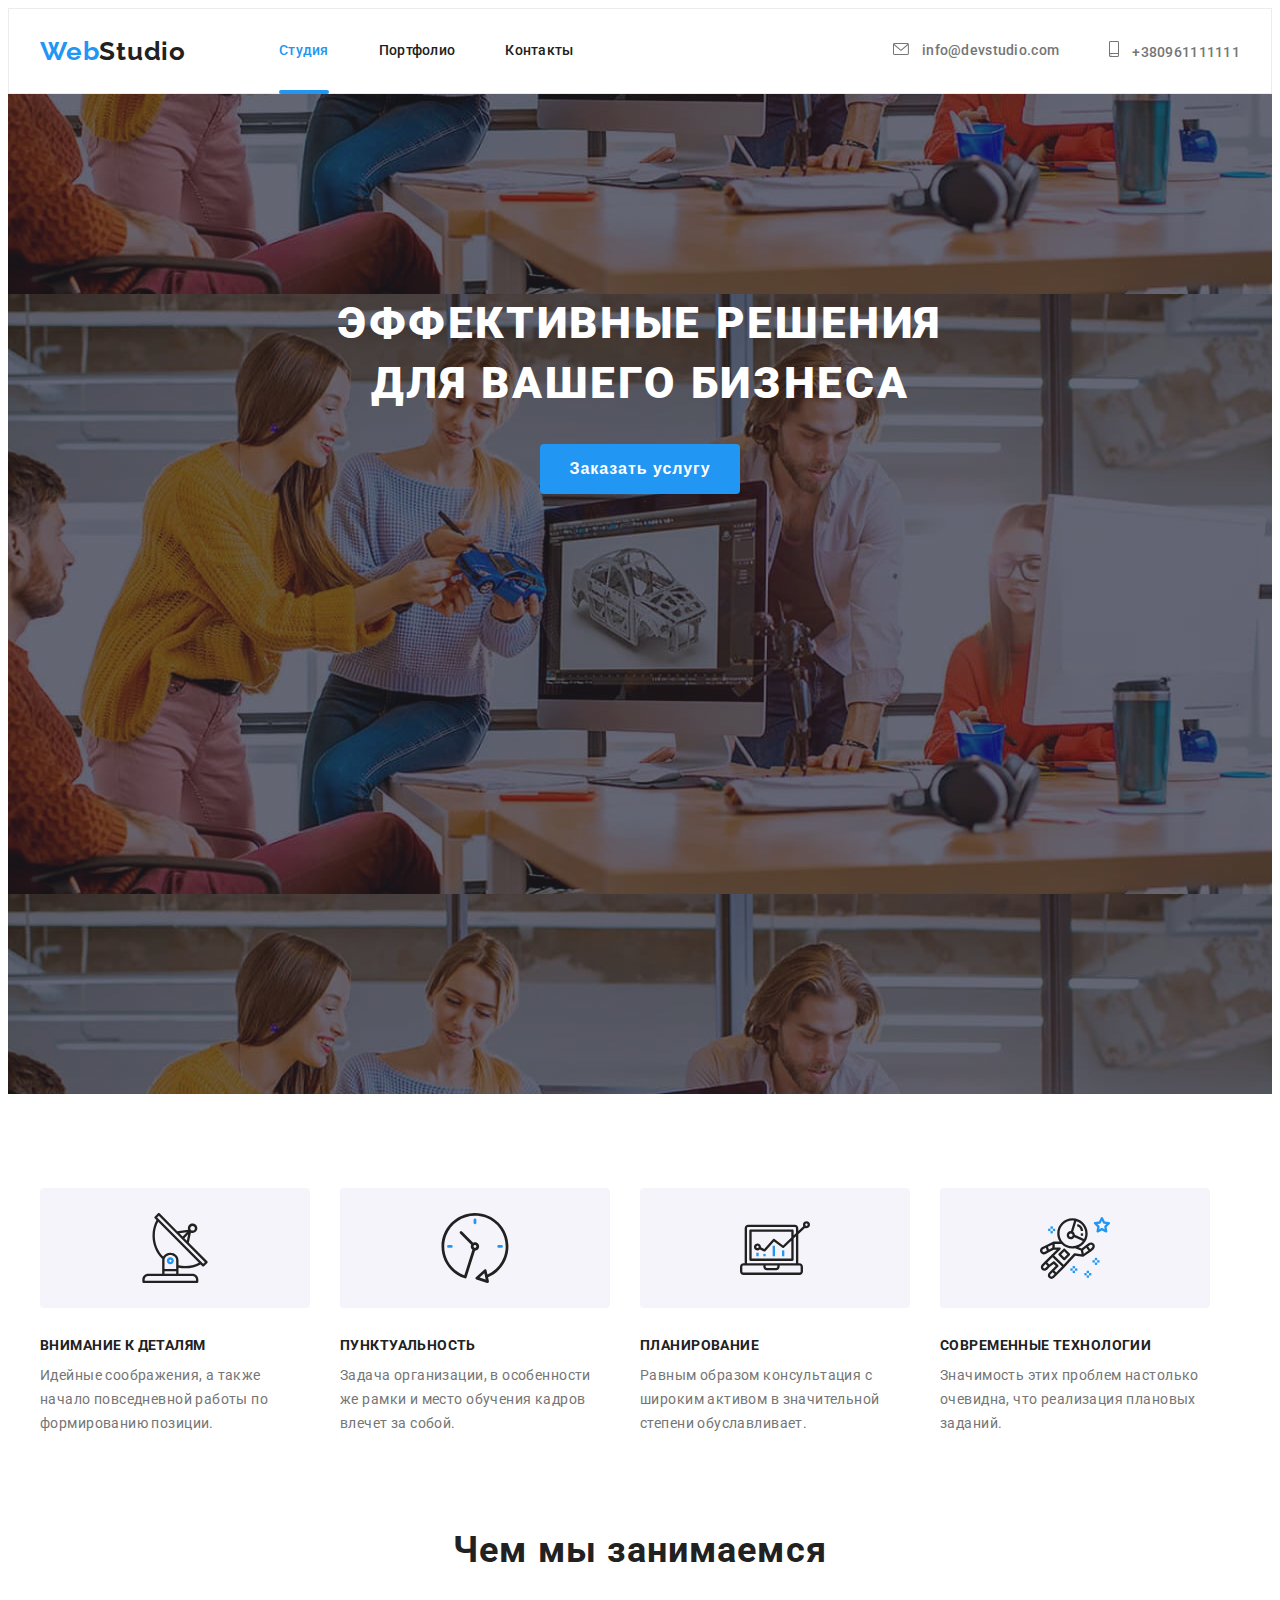
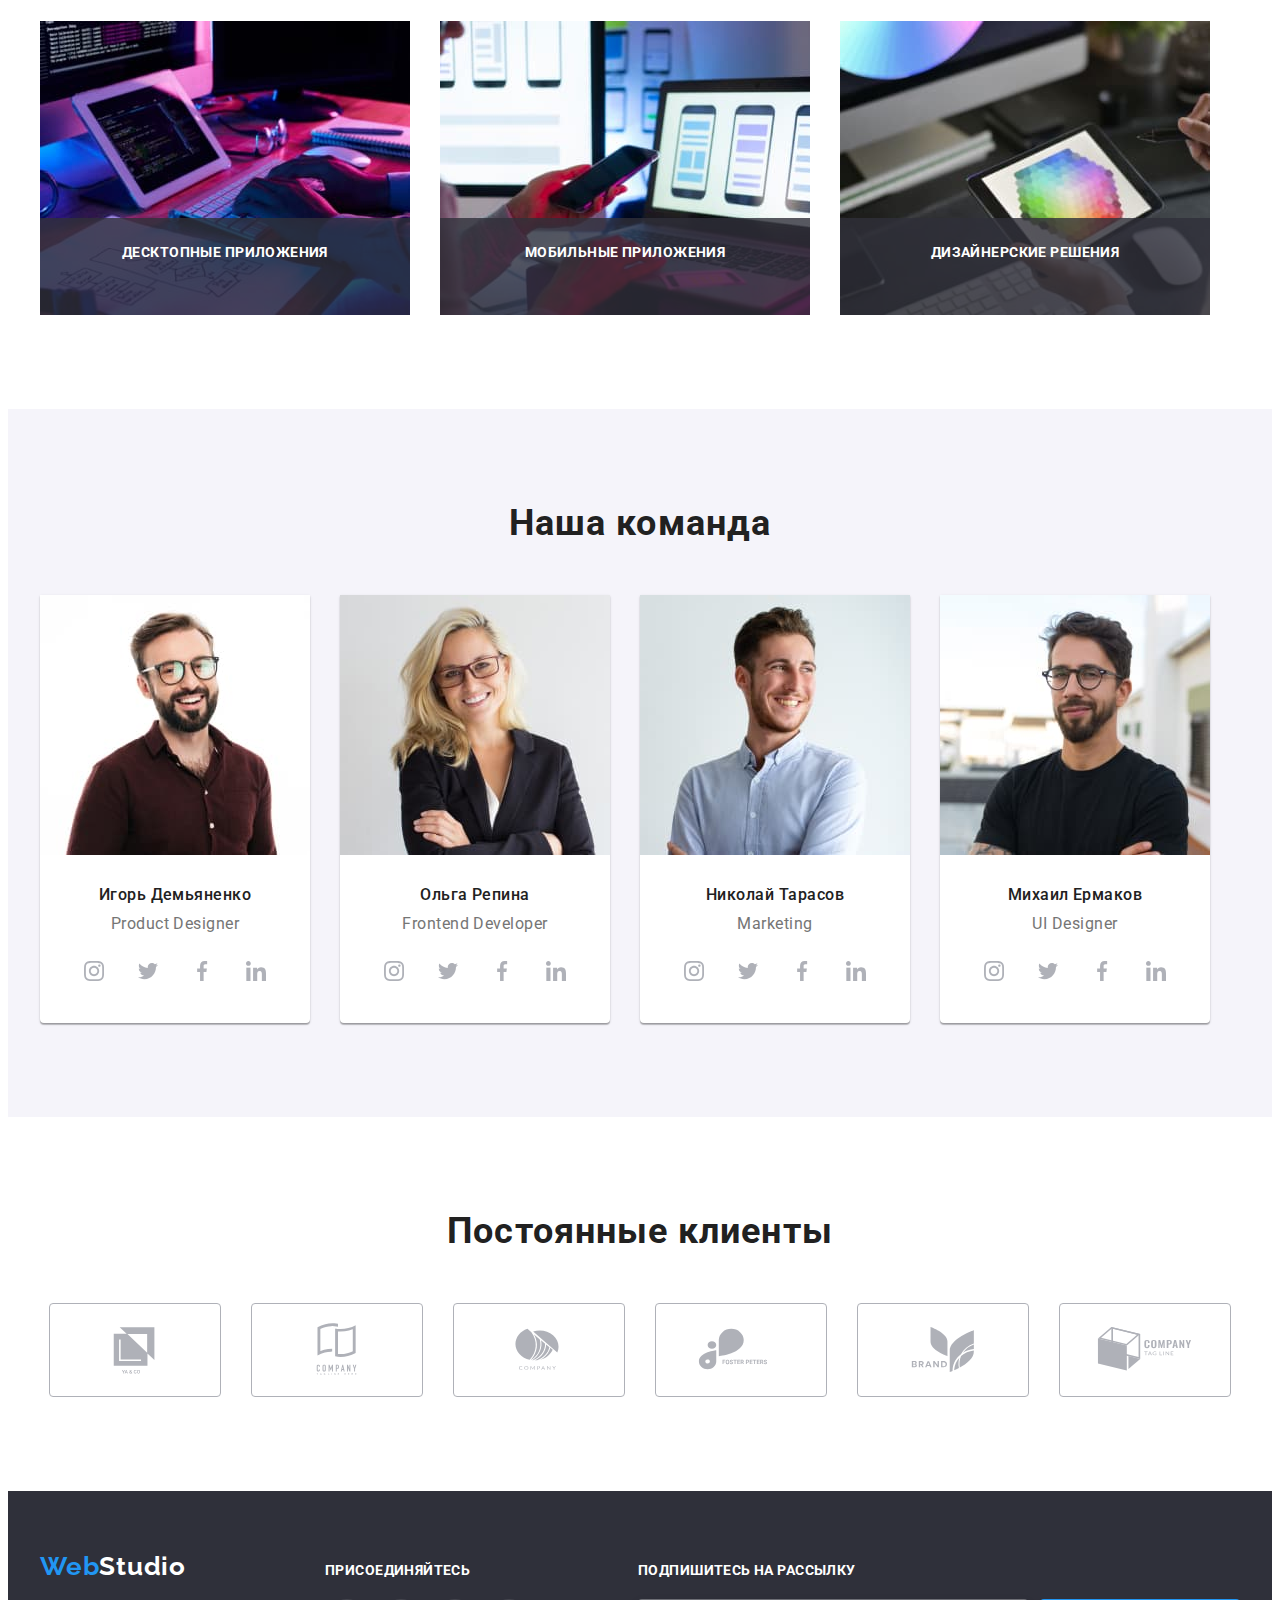
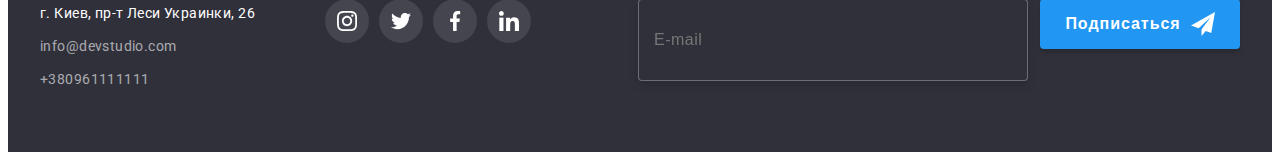
<file: index.html>
<!DOCTYPE html>
<html lang="ru">
<head>
    <meta charset="UTF-8">
    <meta http-equiv="X-UA-Compatible" content="IE=edge">
    <meta name="viewport" content="width=device-width, initial-scale=1.0">
    <title>Студия</title>
    <link rel="preconnect" href="https://fonts.googleapis.com">
    <link rel="preconnect" href="https://fonts.gstatic.com" crossorigin>
    <link href="https://fonts.googleapis.com/css2?family=Raleway:wght@700&family=Roboto:wght@400;500;700;900&display=swap" rel="stylesheet">
    <link rel="stylesheet" href="https://cdnjs.cloudflare.com/ajax/libs/modern-normalize/1.1.0/modern-normalize.min.css" integrity="sha512-wpPYUAdjBVSE4KJnH1VR1HeZfpl1ub8YT/NKx4PuQ5NmX2tKuGu6U/JRp5y+Y8XG2tV+wKQpNHVUX03MfMFn9Q==" crossorigin="anonymous" referrerpolicy="no-referrer" />
    <link rel="stylesheet" href="./css/styles.css"/>
</head>
<body>
    <header class="page-header">
      <div class="container header-nav">
        <nav class="nav-logo">
            <a class="logo" href="./index.html" >Web<span class="logo-second">Studio</span></a>

            <ul class="site-nav list">
              <li class="item"><a class="link current" href="./index.html" >Студия</a></li>
              <li class="item"><a class="link" href="./portfolio.html" >Портфолио</a></li>
              <li class="item"><a class="link" href="" >Контакты</a></li>
            </ul>
        </nav>

        <ul class="auth-nav list">
          <li class="item">
          
            <a class="link" href="mailto:info@devstudio.com">

              <svg class="icon" width="16" height="12">
                <use href="./images/icons.svg#envelope"></use>
                </svg>
              info@devstudio.com

            </a>
          </li>
          <li class="item">
            <a class="link" href="tel:+380961111111">
            <svg class="icon" width="10" height="16">
              <use href="./images/icons.svg#smartphone"></use>
            </svg>
            +380961111111</a></li>
        </ul>
      </div>
    </header>

    <main>
        <section class="hero">
          <div class="container">
            <h1 class="hero-title">Эффективные решения<br/> для вашего бизнеса</h1>
            <button data-modal-open class="button-primary" type="button">Заказать услугу</button>
          </div>
        </section>
    
    <section class="section feature">
      <div class="container">
        <h2 class="section-title visually-hidden">Особенности</h2>
        <ul class="feature-list list">
            <li class="item">
                 <div class="link-feature">
                <svg class="icon-feature" width="70" height="70">
                <use href="./images/icons.svg#antenna"></use>
                </svg></div>
                <h3 class="title">Внимание к деталям</h3>
                <p class="text">Идейные соображения, а также начало повседневной работы по формированию позиции.</p>
            </li>
            <li class="item">
              <div class="link-feature">
              <svg class="icon-feature" width="70" height="70">
                <use href="./images/icons.svg#clock"></use>
              </svg></div>
                <h3 class="title">Пунктуальность</h3>
                <p class="text">Задача организации, в особенности же рамки и место обучения кадров влечет за собой.</p>
            </li>
            <li class="item">
              <div class="link-feature">
                <svg class="icon-feature" width="70" height="70">
                  <use href="./images/icons.svg#diagram"></use>
                </svg></div>
                <h3 class="title">Планирование</h3>
                <p class="text">Равным образом консультация с широким активом в значительной степени обуславливает.</p>
            </li>
            <li class="item">
              <div class="link-feature">
                <svg class="icon-feature" width="70" height="70">
                  <use href="./images/icons.svg#astronaut"></use>
                </svg></div>
                <h3 class="title">Современные технологии</h3>
                <p class="text">Значимость этих проблем настолько очевидна, что реализация плановых заданий.</p>
            </li>
        </ul>
      </div>
    </section>

    <section class="section">
      <div class="container">
        <h2 class="section-title">Чем мы занимаемся</h2>
        <ul class="work-list list">

          <li class="item">
            <div class="work-thumb">
            <img src="./images/img(1).jpg" alt="компьютер" width="370"/>
          <h3 class="work-title">Десктопные приложения</h3>
            </div>
          </li>

          <li class="item">
            <div class="work-thumb">
            <img src="./images/img(2).jpg" alt="телефон" width="370"/>
              <h3 class="work-title">Мобильные приложения</h3>
                </div>
          </li>

          <li class="item">
            <div class="work-thumb">
            <img src="./images/img(3).jpg" alt="планшет" width="370"/>
              <h3 class="work-title">Дизайнерские решения</h3>
                </div>
          </li>

        </ul> 
      </div>
    </section>

    <section class="section-command">
      <div class="container">
        <h2 class="section-title">Наша команда</h2>
        <ul class="command-list list">
          <li class="item">
              <img src="./images/img(4).jpg" alt="Игорь дизайнер" width="270"/>
              <div class="command-card">
              <h3 class="title">Игорь Демьяненко</h3>
              <p class="command-text">Product Designer</p>
              
                <ul class="command-social-list list">
                  <li class="command-item">
                    <a class="command-link" href="">
                    <svg class="icone-command" width="20" height="20">
                      <use href="./images/icons.svg#instagram"></use>
                    </svg></a>
                   </li>

                   <li class="command-item">
                    <a class="command-link" href="">
                    <svg class="icone-command" width="20" height="20">
                      <use href="./images/icons.svg#twitter"></use>
                    </svg></a>
                   </li>
                
                  <li class="command-item">
                    <a class="command-link" href="">
                    <svg class="icone-command" width="20" height="20">
                      <use href="./images/icons.svg#facebook"></use>
                    </svg></a>
                  </li>
                
                  <li class="command-item">
                    <a class="command-link" href="">
                    <svg class="icone-command" width="20" height="20">
                    <use href="./images/icons.svg#linkedin"></use>
                  </svg></a>
                  </li>
                </ul>
              </div>
          </li>

          <li class="item">
              <img src="./images/img(5).jpg" alt="Ольга фронтэнд" width="270"/>
              <div class="command-card">
              <h3 class="title">Ольга Репина</h3>
              <p class="command-text">Frontend Developer</p>
              <ul class="command-social-list list">
                <li class="command-item">
                  <a class="command-link" href="">
                  <svg class="icone-command" width="20" height="20">
                    <use href="./images/icons.svg#instagram"></use>
                  </svg></a>
                 </li>

                 <li class="command-item">
                  <a class="command-link" href="">
                  <svg class="icone-command" width="20" height="20">
                    <use href="./images/icons.svg#twitter"></use>
                  </svg></a>
                 </li>
              
                <li class="command-item">
                  <a class="command-link" href="">
                  <svg class="icone-command" width="20" height="20">
                    <use href="./images/icons.svg#facebook"></use>
                  </svg></a>
                </li>
              
                <li class="command-item">
                  <a class="command-link" href="">
                  <svg class="icone-command" width="20" height="20">
                  <use href="./images/icons.svg#linkedin"></use>
                </svg></a>
                </li>
              </ul>
            </div>
            </li>

          <li class="item">
              <img src="./images/img(6).jpg" alt="Николай маркетинг" width="270"/>
              <div class="command-card">
              <h3 class="title">Николай Тарасов</h3>
              <p class="command-text">Marketing</p>
              <ul class="command-social-list list">
                <li class="command-item">
                  <a class="command-link" href="">
                  <svg class="icone-command" width="20" height="20">
                    <use href="./images/icons.svg#instagram"></use>
                  </svg></a>
                 </li>

                 <li class="command-item">
                  <a class="command-link" href="">
                  <svg class="icone-command" width="20" height="20">
                    <use href="./images/icons.svg#twitter"></use>
                  </svg></a>
                 </li>
              
                <li class="command-item">
                  <a class="command-link" href="">
                  <svg class="icone-command" width="20" height="20">
                    <use href="./images/icons.svg#facebook"></use>
                  </svg></a>
                </li>
              
                <li class="command-item">
                  <a class="command-link" href="">
                  <svg class="icone-command" width="20" height="20">
                  <use href="./images/icons.svg#linkedin"></use>
                </svg></a>
                </li>
              </ul>
            </div>
            </li>

          <li class="item">
              <img src="./images/img(7).jpg" alt="Михаил дизайнер" width="270"/>
              <div class="command-card">
              <h3 class="title">Михаил Ермаков</h3>
              <p class="command-text">UI Designer</p>
              <ul class="command-social-list list">
                <li class="command-item">
                  <a class="command-link" href="">
                  <svg class="icone-command" width="20" height="20">
                    <use href="./images/icons.svg#instagram"></use>
                  </svg></a>
                 </li>

                 <li class="command-item">
                  <a class="command-link" href="">
                  <svg class="icone-command" width="20" height="20">
                    <use href="./images/icons.svg#twitter"></use>
                  </svg></a>
                 </li>
              
                <li class="command-item">
                  <a class="command-link" href="">
                  <svg class="icone-command" width="20" height="20">
                    <use href="./images/icons.svg#facebook"></use>
                  </svg></a>
                </li>
              
                <li class="command-item">
                  <a class="command-link" href="">
                  <svg class="icone-command" width="20" height="20">
                  <use href="./images/icons.svg#linkedin"></use>
                </svg></a>
                </li>
              </ul>
            </div>
            </li>

        </ul> 
      </div>
    </section>

    <section class="section">
      <div class="container">
        <h2 class="section-title">Постоянные клиенты</h2>
        <ul class="client-list list">

          <li class="client-item item">
            <a class="client-link" href="">
            <svg class="client-icon" width="106" height="60">
              <use href="./images/icons.svg#logo1">
              </use>
            </svg>
          </a>
          </li>
          
          <li class="client-item item">
            <a class="client-link" href="">
            <svg class="client-icon" width="106" height="60">
              <use href="./images/icons.svg#logo2">
              </use>
            </svg></a>
          </li>
          
          <li class="client-item item">
            <a class="client-link" href="">
            <svg class="client-icon" width="106" height="60">
            <use href="./images/icons.svg#logo3">
            </use>
          </svg></a>
        </li>

        <li class="client-item item">
          <a class="client-link" href="">
          <svg class="client-icon" width="106" height="60">
            <use href="./images/icons.svg#logo4">
            </use>
          </svg></a>
        </li>

        <li class="client-item item">
          <a class="client-link" href="">
          <svg class="client-icon" width="106" height="60">
            <use href="./images/icons.svg#logo5">
            </use>
          </svg></a>
        </li>

        <li class="client-item item">
          <a class="client-link" href="">
          <svg class="client-icon" width="106" height="60">
            <use href="./images/icons.svg#logo6">
            </use>
          </svg></a>
        </li>

        </ul> 
      </div>
    </section>
    
</main>

<footer class="page-footer">
  <div class="container footer">

  <div>
  <a href="./index.html" class="logo">Web<span class="logo-f">Studio</span></a>
<address>
  <ul class="address list">
    <li class="item">
      <a href="https://goo.gl/maps/e43DtXqg6QMjjRxM7" class="link-town">г. Киев, пр-т Леси Украинки, 26</a>
    </li>
    <li class="item"><a href="mailto:info@devstudio.com" class="link-footer">info@devstudio.com</a></li>
    <li class="item"><a href="tel:+380961111111" class="link-footer">+380961111111</a></li>
  </ul>
</address>
</div>

<div class="footer-social">
  <h3 class="footer-social-title title">присоединяйтесь</h3>
<ul class="social-list list">

  <li class="social-item item">
    <a class="social-link" href="">
    <svg class="social-icone" width="20" height="20">
      <use href="./images/icons.svg#instagram" ></use>
    </svg></a>
   </li>

  <li class="social-item item">
    <a class="social-link" href="">
    <svg class="social-icone" width="20" height="20">
      <use href="./images/icons.svg#twitter" ></use>
    </svg></a>
  </li>

  <li class="social-item item">
    <a class="social-link" href="">
    <svg class="social-icone" width="20" height="20">
      <use href="./images/icons.svg#facebook" ></use>
    </svg></a>
  </li>

  <li class="social-item item">
    <a class="social-link" href="">
    <svg class="social-icone" width="20" height="20">
    <use href="./images/icons.svg#linkedin" ></use>
  </svg></a>
</li>
</ul>
</div> 

  <div class="footer-form">
    <form action="#">
      <h3 class="footer-social-title title">Подпишитесь на рассылку</h3>
      <div class="footer-send">
      
      <input type="email" class="footer-input" name="mail" placeholder="E-mail"/>
    
      <button type="submit" class="button-footer">Подписаться
        <svg class="footer-icon" width="24" height="24">
          <use href="./images/icons.svg#send"></use>
        </svg>
      </button>
    </div>
  </form>
</div>

</div>
</footer>

<div class="backdrop is-hidden" data-modal>
  <div class="modal">
    <button data-modal-close type="button" class="button-modal">
      <svg class="icone-modal" width="18" height="18">
        <use href="./images/icons.svg#close"></use>
      </svg>
    </button>


    <p class="modal-line">Оставьте свои данные, мы вам перезвоним
    </p>
   <form action="#" class="form">

      <label class="form-label">Имя
        <input type="text"  class="form-input " name="name" />
        <svg class="icone-form" width="18" height="18">
          <use href="./images/icons.svg#person"></use>
        </svg>
      </label>

      <label class="form-label">Телефон
        <input type="tel" class="form-input" name="tel"/>
        <svg class="icone-form" width="18" height="18">
          <use href="./images/icons.svg#phone"></use>
        </svg>
      </label>

      <label class="form-label">Почта
        <input type="email" class="form-input" name="mail"/><svg class="icone-form" width="18" height="18">
          <use href="./images/icons.svg#email"></use>
        </svg>
      </label>

      <label class="form-label">Комментарий
        <textarea type="comment" class="form-input-com" name="comment" 
        placeholder="Введите текст"></textarea>
      </label>

      <label class="form-label-check">
        <input type="checkbox" class="checkbox visually-hidden" name="policy" value="Соглашаюсь с рассылкой и принимаю  Условия договора"/>
        <span class="icone-check"></span>
        Соглашаюсь с рассылкой и принимаю
        <a class="form-link" href=""> Условия договора</a>

      </label>

      <button type="submit" class="btn-form">Отправить
      </button>
</form>
    

      
    
  </div>
</div>

<script src="./js/modal.js"></script>
</body>
</html>
</file>
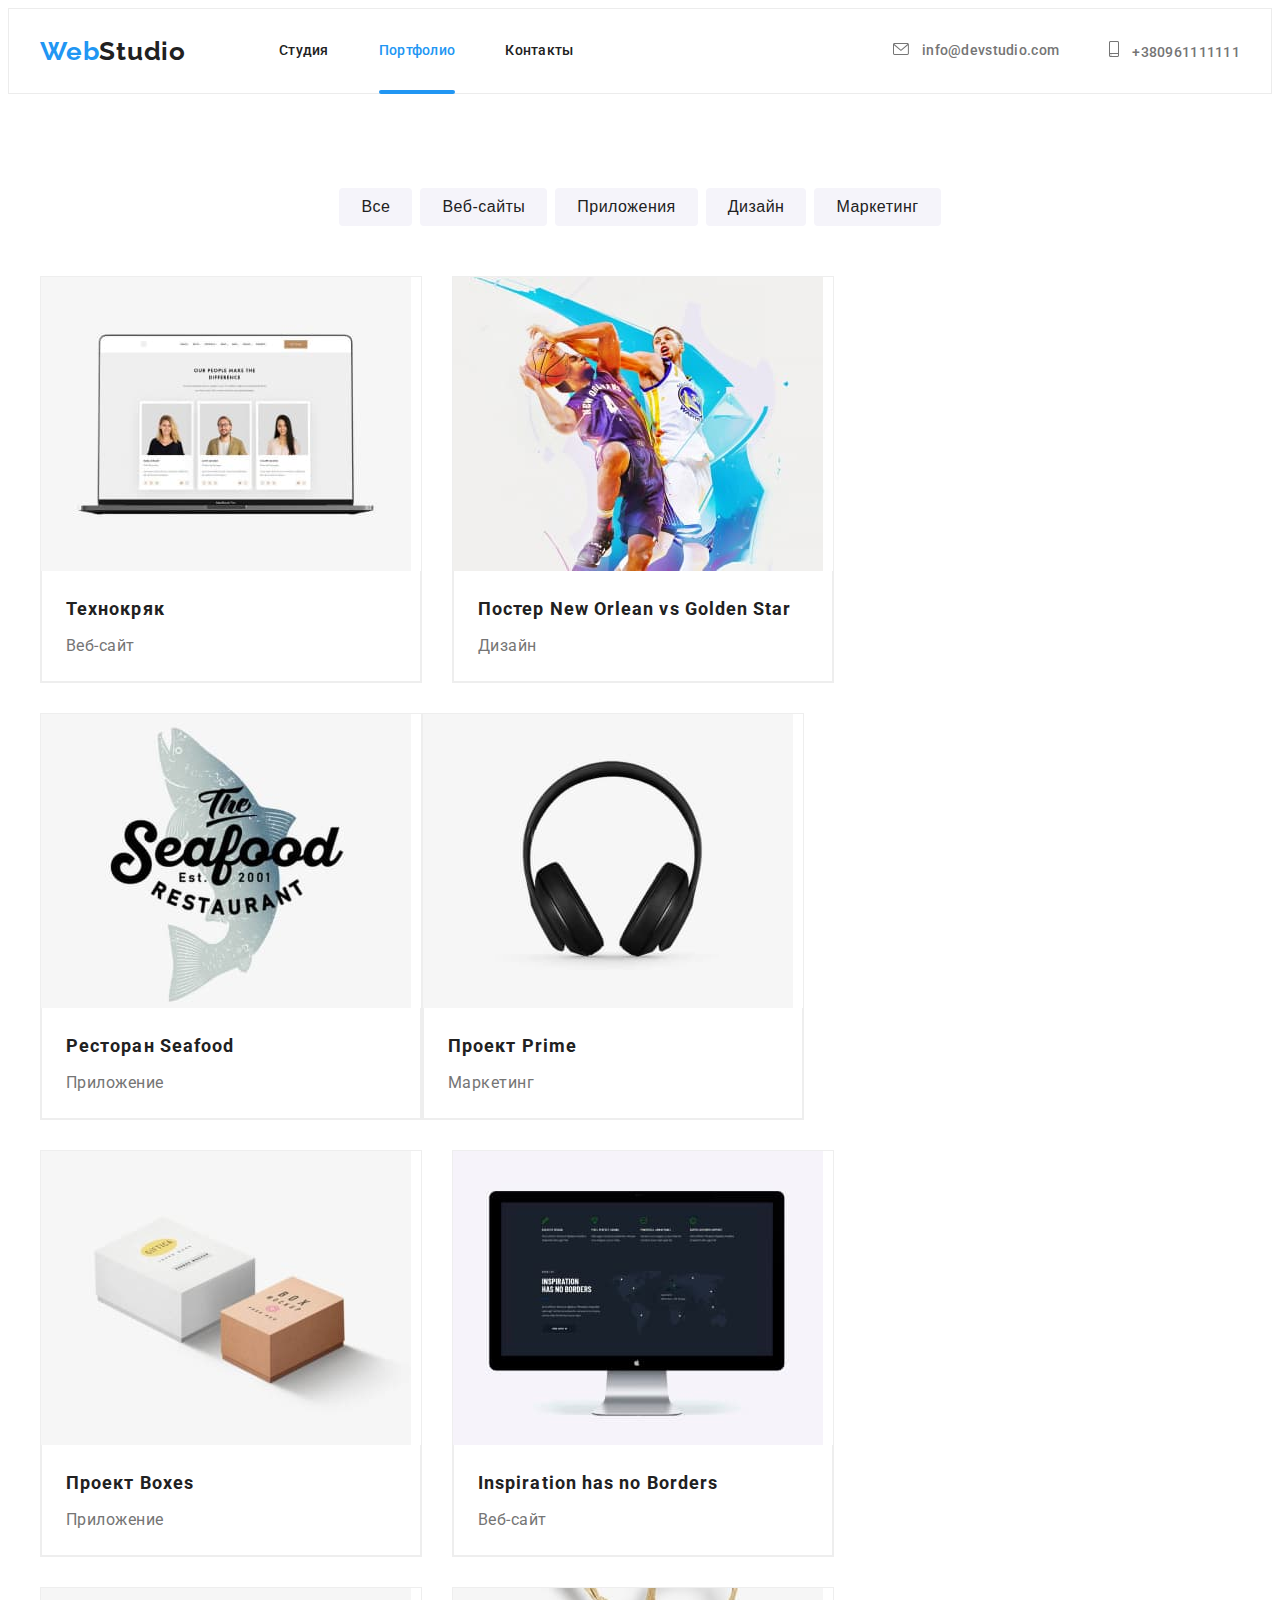
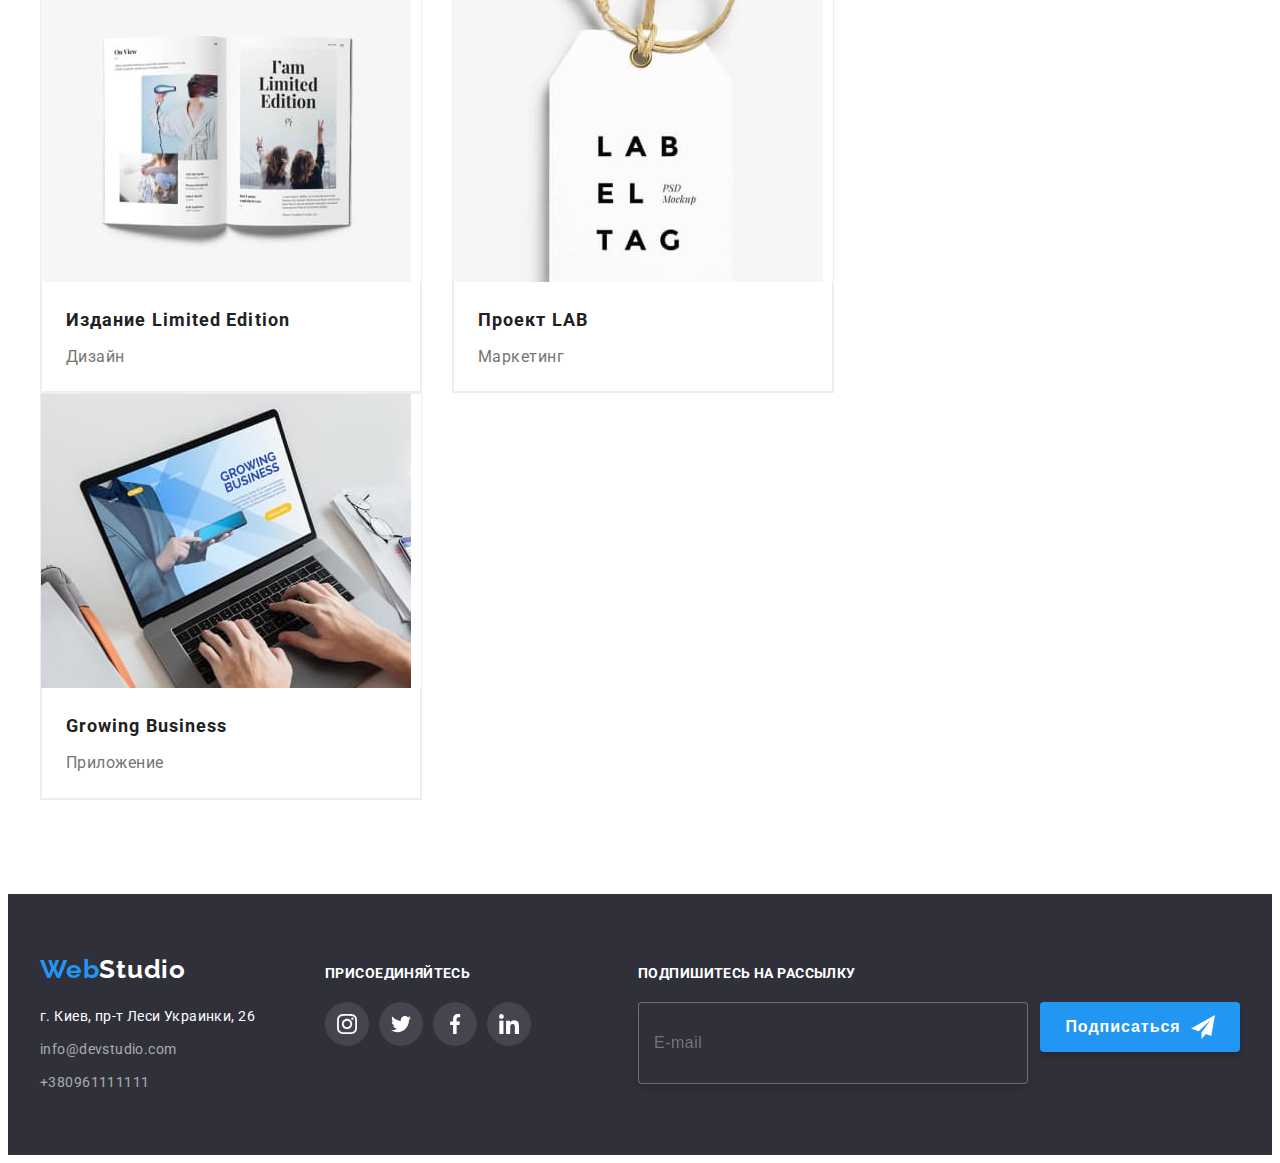
<file: portfolio.html>
<!DOCTYPE html>
<html lang="ru">
<head>
    <meta charset="UTF-8">
    <meta http-equiv="X-UA-Compatible" content="IE=edge">
    <meta name="viewport" content="width=device-width, initial-scale=1.0">
    <title>Document</title>
    <link rel="preconnect" href="https://fonts.googleapis.com">
    <link rel="preconnect" href="https://fonts.gstatic.com" crossorigin>
    <link href="https://fonts.googleapis.com/css2?family=Raleway:wght@700&family=Roboto:wght@400;500;700;900&display=swap" rel="stylesheet">
    <link rel="stylesheet" href="https://cdnjs.cloudflare.com/ajax/libs/modern-normalize/1.1.0/modern-normalize.min.css" integrity="sha512-wpPYUAdjBVSE4KJnH1VR1HeZfpl1ub8YT/NKx4PuQ5NmX2tKuGu6U/JRp5y+Y8XG2tV+wKQpNHVUX03MfMFn9Q==" crossorigin="anonymous" referrerpolicy="no-referrer" />
    <link rel="stylesheet" href="./css/styles.css"/>

</head>
<body>
  <header class="page-header">
    <div class="container header-nav">
      <nav class="nav-logo">
          <a class="logo" href="./index.html" >Web<span class="logo-second">Studio</span></a>

          <ul class="site-nav list">
            <li class="item"><a class="link " href="./index.html" >Студия</a></li>
            <li class="item"><a class="link current" href="./portfolio.html" >Портфолио</a></li>
            <li class="item"><a class="link" href="" >Контакты</a></li>
          </ul>
      </nav>

      <ul class="auth-nav list">
        <li class="item">
        
          <a class="link" href="mailto:info@devstudio.com">

            <svg class="icon" width="16" height="12">
              <use href="./images/icons.svg#envelope"></use>
              </svg>
            info@devstudio.com

          </a>
        </li>
        <li class="item">
          <a class="link" href="tel:+380961111111">
          <svg class="icon" width="10" height="16">
            <use href="./images/icons.svg#smartphone"></use>
          </svg>
          +380961111111</a></li>
      </ul>
    </div>
  </header>

    <main>
      <section class="portfolio section">
        <div class="container">
          
        <h1 class="filters-title visually-hidden">portfolio</h1>
        <ul class="filters-list list">
            <li class="item"><button class="button" type="button">Все</button></li>
            <li class="item"><button class="button" type="button">Веб-сайты</button></li>
            <li class="item"><button class="button" type="button">Приложения</button></li>
            <li class="item"><button class="button" type="button">Дизайн</button></li>
            <li class="item"><button class="button" type="button">Маркетинг</button></li>
        </ul>  

        <ul class="project-list list">
          <li class="project-item item"> 
            <a class="project-link link" href="">
              <div class="project-thumb">
            <img src="./images/portf(1).jpg" alt="веб-страница нашей команды" width="370"/>
            <p class="project-about-text">
              Технокряк это современная площадка распространения коронавируса. Компании используют эту платформу для цифрового шпионажа и атак на защищённые сервера конкурентов.</p>
          </div>
            <div class="project-kard">
            <h3 class="title">Технокряк</h3>
            <p class="project-text list">Веб-сайт</p>
            </div></a>
          </li>
          
          <li class="project-item item">
            <a class="project-link link" href="">
              <div class="project-thumb">
            <img src="./images/portf(2).jpg" alt="спортсмены играют в баскетбол" width="370"/>
            <p class="project-about-text">
              Технокряк это современная площадка распространения коронавируса. Компании используют эту платформу для цифрового шпионажа и атак на защищённые сервера конкурентов.</p>
          </div>
            <div class="project-kard">
            <h3 class="title">Постер New Orlean vs Golden Star</h3>
            <p class="project-text list">Дизайн</p>
          </div></a>
          </li>

          <li class="project-item item">
              <div class="project-thumb">
            <a class="project-link link" href="">
              <div class="project-thumb">
            <img src="./images/portf(3).jpg" alt="постер рыбного ресторана" width="370"/>
            <p class="project-about-text">
              Технокряк это современная площадка распространения коронавируса. Компании используют эту платформу для цифрового шпионажа и атак на защищённые сервера конкурентов.</p>
          </div>
            <div class="project-kard">
            <h3 class="title">Ресторан Seafood</h3>
            <p class="project-text list">Приложение</p>
          </div></a>
          </li>

          <li class="project-item item">
            <a class="project-link link" href="">
              <div class="project-thumb">
            <img src="./images/portf(4).jpg" alt="наушники" width="370"/><p class="project-about-text">
              Технокряк это современная площадка распространения коронавируса. Компании используют эту платформу для цифрового шпионажа и атак на защищённые сервера конкурентов.</p>
          </div>
            <div class="project-kard">
            <h3 class="title">Проект Prime</h3>
            <p class="project-text list">Маркетинг</p>
          </div></a>
          </li>

          <li class="project-item item">
            <a class="project-link link" href="">
              <div class="project-thumb">
            <img src="./images/portf(5).jpg" alt="коробки" width="370"/>
            <p class="project-about-text">
              Технокряк это современная площадка распространения коронавируса. Компании используют эту платформу для цифрового шпионажа и атак на защищённые сервера конкурентов.</p>
          </div>
            <div class="project-kard">
            <h3 class="title">Проект Boxes</h3>
            <p class="project-text list">Приложение</p>
          </div></a>
          </li>

          <li class="project-item item">
            <a class="project-link link" href="">
              <div class="project-thumb">
            <img src="./images/portf(6).jpg" alt="монитор" width="370"/>
            <p class="project-about-text">
              Технокряк это современная площадка распространения коронавируса. Компании используют эту платформу для цифрового шпионажа и атак на защищённые сервера конкурентов.</p>
          </div>
            <div class="project-kard">
            <h3 class="title">Inspiration has no Borders</h3>
            <p class="project-text list">Веб-сайт</p>
          </div></a>
          </li>


          
          <li class="project-item item">
            <a class="project-link link" href="">
              <div class="project-thumb">
            <img src="./images/portf(7).jpg" alt="журнал" width="370"/>
            
              <p class="project-about-text">
                Технокряк это современная площадка распространения коронавируса. Компании используют эту платформу для цифрового шпионажа и атак на защищённые сервера конкурентов.</p>
            </div>

            <div class="project-kard">
            <h3 class="title">Издание Limited Edition</h3>
            <p class="project-text list">Дизайн</p>
          </div></a>
          </li>

          <li class="project-item item">
            <a class="project-link link" href="">
              <div class="project-thumb">
            <img src="./images/portf(8).jpg" alt="бирка" width="370"/>
            <p class="project-about-text">
              Технокряк это современная площадка распространения коронавируса. Компании используют эту платформу для цифрового шпионажа и атак на защищённые сервера конкурентов.</p>
          </div>
            <div class="project-kard">
            <h3 class="title">Проект LAB</h3>
            <p class="project-text list">Маркетинг</p>
          </div></a>
          </li>

          <li class="project-item item">
            <a class="project-link link" href="">
              <div class="project-thumb">
            <img src="./images/portf(9).jpg" alt="ноутбук" width="370"/>
            <p class="project-about-text">
              Технокряк это современная площадка распространения коронавируса. Компании используют эту платформу для цифрового шпионажа и атак на защищённые сервера конкурентов.</p>
          </div>
            <div class="project-kard">
            <h3 class="title">Growing Business</h3>
            <p class="project-text list">Приложение</p>
          </div></a>
          </li>
        </ul>
      </div>
      </section>
    </main>

    <footer class="page-footer">
      <div class="container footer">
    
      <div>
      <a href="./index.html" class="logo">Web<span class="logo-f">Studio</span></a>
    <address>
      <ul class="address list">
        <li class="item">
          <a href="https://goo.gl/maps/e43DtXqg6QMjjRxM7" class="link-town">г. Киев, пр-т Леси Украинки, 26</a>
        </li>
        <li class="item"><a href="mailto:info@devstudio.com" class="link-footer">info@devstudio.com</a></li>
        <li class="item"><a href="tel:+380961111111" class="link-footer">+380961111111</a></li>
      </ul>
    </address>
    </div>
    
    <div class="footer-social">
      <h3 class="footer-social-title title">присоединяйтесь</h3>
    <ul class="social-list list">
    
      <li class="social-item item">
        <a class="social-link" href="">
        <svg class="social-icone" width="20" height="20">
          <use href="./images/icons.svg#instagram" ></use>
        </svg></a>
       </li>
    
      <li class="social-item item">
        <a class="social-link" href="">
        <svg class="social-icone" width="20" height="20">
          <use href="./images/icons.svg#twitter" ></use>
        </svg></a>
      </li>
    
      <li class="social-item item">
        <a class="social-link" href="">
        <svg class="social-icone" width="20" height="20">
          <use href="./images/icons.svg#facebook" ></use>
        </svg></a>
      </li>
    
      <li class="social-item item">
        <a class="social-link" href="">
        <svg class="social-icone" width="20" height="20">
        <use href="./images/icons.svg#linkedin" ></use>
      </svg></a>
    </li>
    </ul>
    </div> 

    <div class="footer-form">
      <form action="#">
        <h3 class="footer-social-title title">Подпишитесь на рассылку</h3>
        <div class="footer-send">
        
        <input type="email" class="footer-input" name="mail" placeholder="E-mail"/>
      
        <button type="submit" class="button-footer">Подписаться
          <svg class="footer-icon" width="24" height="24">
            <use href="./images/icons.svg#send"></use>
          </svg>
        </button>
      </div>
    </form>
  </div>
    
    </div>
    </footer>

</body>
</html>
</file>
<file: css/styles.css>
:root {
  --primary-text-color: #757575;
  --title-text-color: #212121;
  --accent-color: #2196F3;
  --primary-white-color: #ffffff;
}

body {
  color: var(--primary-text-color);
  font-family: Roboto, sans-serif;
}
html{
  box-sizing: border-box;
}

img {
  display: block;
  max-width: 100%;
  height: auto;
}
.list {
  padding: 0;
  margin: 0;
  list-style: none;
}
.link{
  text-decoration: none;
  color: inherit;
}
h1,
h2,
h3,
h4,
h5,
h6,
p {
  margin: 0;
}
ul {
  margin: 0
  padding: 0;
}
.container {
  margin-left: auto;
  margin-right: auto;
  width: 1200px;
  padding-left: 15px;
  padding-right: 15px;
}

.page-header {
  border: 1px solid #ececec;
}
.header {
  background-color: #ffffff;
}
.header-nav {
  display: flex;
}
.nav-logo {
  display: flex;
  align-items: center;
}
.site-nav {
  display: flex;
  margin-left: 93px;
  align-items: center;
  position:relative;
}
.auth-nav {
  display: flex;
  margin-left: auto;
  align-items: center;
}
.site-nav .item:not(:last-child) {
  margin-right: 50px;
}
.site-nav .link {
  display: inline-block ;
  padding-top: 32px;
  padding-bottom: 32px;
  color: var(--title-text-color);
  font-weight: 500;
  font-size: 14px;
  line-height: 1.14;
  letter-spacing: 0.02em;
  text-decoration: none;
  transform: scaleX(1);
  transition:color 250ms cubic-bezier(0.4, 0, 0.2, 1);
}
.site-nav .link:hover,
.site-nav .link:focus {
  color: var(--accent-color);
}
.site-nav .link.current {
  color: var(--accent-color);
  display: block;
}
.site-nav .link.current::after{
  content: "";
  
  position: absolute;
  left: 0;
  bottom: -3px; 
  width: 100%;
  height: 4px;
  background: #2196F3;
  border-radius: 2px;
transform: scaleX(1);

}
.auth-nav .item + .item {
  margin-left: 50px;
}
.auth-nav .link {
  display: block;
  padding-top: 32px;
  padding-bottom: 32px;
  color: var(--primary-text-color);
  font-weight: 500;
  font-size: 14px;
  line-height: 1.14;
  letter-spacing: 0.02em;
  text-decoration: none;
  transition: color 250ms cubic-bezier(0.4, 0, 0.2, 1);
}
.auth-nav .link:hover,
.auth-nav .link:focus {
  color: var(--accent-color);
}
.icon {
  margin-right: 10px;
  fill: currentColor; 
}

.logo {
  color: var(--accent-color);
  font-family: Raleway, sans-serif;
  font-weight: 700;
  font-size: 26px;
  line-height: 1.19;
  letter-spacing: 0.03em;
  text-decoration: none;
}
.logo-second {
  color: var(--title-text-color);
  transition: color 250ms cubic-bezier(0.4, 0, 0.2, 1);
}
.logo-second:hover,
.logo-second:focus {
  color: var(--accent-color);
}
.logo-f {
  color: #ffffff;
  transition: color 250ms cubic-bezier(0.4, 0, 0.2, 1);
}
.logo-f:hover,
.logo-f:focus {
  color: var(--accent-color);
}
.hero {
  max-width: 1600px;
  height: 600px;
  margin-left: auto;
  margin-right: auto;
  background-image: linear-gradient(
    rgba(47, 48, 58, 0.4),
    rgba(47, 48, 58, 0.4)
  ),
  url("../images/studio.jpg");
  background-position: center;
  padding-top: 200px;
  padding-bottom: 200px;
  text-align: center;
}
.hero-title {
  margin-top: 0;
  margin-bottom: 30px;
  color: #ffffff;
  font-weight: 900;
  font-size: 44px;
  line-height: 1.36;
  text-align: center;
  letter-spacing: 0.06em;
  text-transform: uppercase;
}
.section {
  padding-top: 94px;
  padding-bottom: 94px;
}
.section-title {
  margin-bottom: 50px;
  color: var(--title-text-color);
  font-weight: 700;
  font-size: 36px;
  line-height: 1.16;
  text-align: center;
  letter-spacing: 0.03em;
}
.feature {
  padding-bottom: 0;
}
.visually-hidden {
  position: absolute;
  white-space: nowrap;
  width: 1px;
  height: 1px;
  overflow: hidden;
  border: 0;
  padding: 0;
  clip: rect(0 0 0 0);
  clip-path: inset(50%);
  margin: -1px;
}
.feature-list {
  display: flex;
}
.feature-list .item {
  width: 270px;
}
.feature-list .item:not(:last-child) {
  margin-right: 30px;
}
.link-feature{
  margin-bottom: 30px;
  display: flex;
  align-items: center;
  justify-content: center;
  width: 270px;
  height: 120px;
  background: #F5F4FA;
  border-radius: 4px;
}

.feature-list .title {
  margin-bottom: 10px;
  color: var(--title-text-color);
  font-weight: 700;
  font-size: 14px;
  line-height: 1.14;
  letter-spacing: 0.03em;
  text-transform: uppercase;
}
.text {
  color: var(--primary-text-color);
  font-size: 14px;
  line-height: 1.71;
  letter-spacing: 0.03em;
}

.work-list {
  display: flex;
  
}
.work-list .item:not(:last-child) {
  margin-right: 30px;
}
.work-thumb{
  position: relative;
}
.work-title {
  content: "";
display: inline-block;
position:absolute;
bottom: 0;
left: 0;
width: 100%;
height: 70px;
background: rgba(47, 48, 58, 0.8);

  font-weight: 700;
font-size: 14px;
line-height: 1.14;
text-align:center;
padding-top: 27px;
letter-spacing: 0.03em;
text-transform: uppercase;
color: var(--primary-white-color);
}


.section-command {
  padding-top: 94px;
  padding-bottom: 94px;
  background: #F5F4FA;
}
.command-list {
  display: flex;
}
.command-list .item {
  background: #ffffff;
  width: 270px;
box-shadow: 0px 1px 3px rgba(0, 0, 0, 0.12), 0px 1px 1px rgba(0, 0, 0, 0.14), 0px 2px 1px rgba(0, 0, 0, 0.2);
border-radius: 0px 0px 4px 4px;

}
.command-list .item:not(:last-child) {
  margin-right: 30px;
}
.command-card {
  padding-top: 30px;
  padding-bottom: 30px;
  
}
.command-list .title {
  margin-bottom: 10px;
  color: var(--title-text-color);
  font-weight: 500;
  font-size: 16px;
  line-height: 1.19;
  text-align: center;
  letter-spacing: 0.03em;
}

.command-text {
  color: var(--primary-text-color);
  font-size: 16px;
  line-height: 1.19;
  text-align: center;
  letter-spacing: 0.03em;
}
.command-social-list{
  display: flex;
  justify-content:center;
  align-items: center;
  margin-top: 16px;
}
.command-social-list :not(:last-child) {
  margin-right: 10px;
}
.command-link{
  width: 44px;
  height: 44px;
  display: flex;
  justify-content: center;
  align-items: center;
  border-radius: 50%;
  background-color: #FFFFFF;
  color:#AFB1B8;
  transition:color 250ms cubic-bezier(0.4, 0, 0.2, 1), background-color 250ms cubic-bezier(0.4, 0, 0.2, 1);
}
.command-link:hover,
.command-link:focus {
  background-color:var(--accent-color);
  color: #FFFFFF;
}
.icone-command{
  fill: currentColor;
  
}

.client-list {
  display: flex;
  justify-content: center;
  align-items: center;
  margin-top: 50px;
}
.client-list .item:not(:last-child) {
  margin-right: 30px;
}
.client-link {
  width: 170px;
  height: 92px;
  display: flex;
  justify-content: center;
  align-items: center;
 border-radius: 4px;
  border: 1px solid #AFB1B8;
  background-color: #FFFFFF ;
  color: #AFB1B8; 
  transition:color 250ms cubic-bezier(0.4, 0, 0.2, 1), border 250ms cubic-bezier(0.4, 0, 0.2, 1);
}

.client-link:hover,
.client-link:focus{
  border: 1px solid var(--accent-color);
  color:var(--accent-color);
}
.client-icon{ 
 fill: currentColor;
}



.button {
  display: inline-block;
  border-radius: 4px;
  padding: 6px 22px;
  border: 0;
  color: var(--title-text-color);
  background-color: #f5f4fa;
  font-weight: 500;
  font-size: 16px;
  line-height: 1.62;
  text-align: center;
  letter-spacing: 0.03em;
  cursor: pointer;
  transition:color 250ms cubic-bezier(0.4, 0, 0.2, 1), background-color 250ms cubic-bezier(0.4, 0, 0.2, 1),      box-shadow 250ms cubic-bezier(0.4, 0, 0.2, 1);
}

.button:hover,
.button:focus {
  color: var(--primary-white-color);
  background-color: var(--accent-color);
  box-shadow: 0px 3px 1px rgba(0, 0, 0, 0.1), 0px 1px 2px rgba(0, 0, 0, 0.08), 0px 2px 2px rgba(0, 0, 0, 0.12);
  cursor: pointer;
}
.button-primary {
  display: inline-block;
  border-radius: 4px;
 
  border: 0;
  min-width: 200px;
  height: 50px;
  color: var(--primary-white-color);
  background-color: var(--accent-color);
  font-weight: 700;
  font-size: 16px;
  line-height: 1.87;
  align-items: center;
  justify-content: center;
  letter-spacing: 0.06em;
  cursor: pointer;
  transition:box-shadow 250ms cubic-bezier(0.4, 0, 0.2, 1);
}
.button-primary:hover, 
.button-primary:hover{
  background-color: #188CE8;
  box-shadow:0px 4px 4px rgba(0, 0, 0, 0.15);
}
.page-footer {
  background-color: #2f303a;
  padding-top: 60px;
  padding-bottom: 60px;
}
.footer {
  display: flex;
  align-items:baseline;
}
.address {
  margin-top: 20px;
  margin-right: 70px;
  font-style: normal;
  font-size: 14px;
  line-height: 1.71;
  letter-spacing: 0.03em;
  text-decoration: none;
}
.address .link-town  {
  color: #ffffff;
  text-decoration: none;
}
.address .link-footer {
  color: rgba(255, 255, 255, 0.6);
  text-decoration: none;
}
.address .item:not(:last-child) {
   margin-bottom: 9px;
}
.footer-social-title{
font-weight: 700;
font-size: 14px;
line-height: 1.14;
letter-spacing: 0.03em;
text-transform: uppercase;
color: #FFFFFF;
}
.social-list {
  display: flex;
  justify-content: center;
  align-items: center;
  margin-top: 20px;
}

.social-link{
  width: 44px;
  height: 44px;
border-radius: 50%;
display: flex;
justify-content: center;
  align-items: center;
  background-color: rgba(255, 255, 255, 0.1);
  color: #FFFFFF;
  transition: background-color 250ms cubic-bezier(0.4, 0, 0.2, 1);
}
.social-icone{
  fill: currentColor; 
}
.social-item :hover,
.social-item :focus {
  background-color:var(--accent-color);
}
.social-list .item:not(:last-child) {
   margin-right: 10px;
}
.footer-form{
  margin-left: auto;
}
.footer-send{
  display: flex;
  margin-top: 20px;
}
.footer-input{
  min-width: 358px;
  height: 50px;
  padding: 15px;
  border: 1px solid rgba(255, 255, 255, 0.3);

filter: drop-shadow(0px 4px 4px rgba(0, 0, 0, 0.15));

border-radius: 4px;
font-weight: 400;
font-size: 16px;
line-height: 1.25;
letter-spacing: 0.03em;
display: flex;
align-items: center;
background-color: transparent;
color: rgba(255, 255, 255, 0.6);
background: #2F303A;
outline: none;
}

.footer-input:focus-visible {
  border: 1px solid var(--accent-color);
  
} 
.button-footer{
  display: flex;
  margin-left: 12px;
  border-radius: 4px;
  
  border: 0;
  min-width: 200px;
  height: 50px;
  color: var(--primary-white-color);
  background-color: var(--accent-color);
  
  font-weight: 700;
  font-size: 16px;
  line-height: 1.87;
  align-items: center;
 justify-content: center;
  letter-spacing: 0.06em;
  cursor: pointer;
  box-shadow: 0px 4px 4px rgba(0, 0, 0, 0.15);
  transition:box-shadow 250ms cubic-bezier(0.4, 0, 0.2, 1);
}
.footer-icon{
  margin-left: 10px;  
}
.button-footer:hover,
.button-footer:focus{
  background-color: #188CE8;
}



.portfolio {
  background-color: #ffffff;
}
.filters-list {
  display: flex;
  justify-content: center;
  margin-bottom: 50px;
}
.filters-list .item:not(:last-child) {
  margin-right: 8px;
}

.project-list {
  display: flex;
  flex-wrap: wrap; 
}
.project-thumb{
position: relative;
overflow: hidden;

}
 .project-about-text{
  display: flex;
  position:absolute;
  top: 0;
  left: 0;
  width: 100%;
  height: 100%;
  background: rgba(33, 150, 243, 0.9);
 padding: 63px 24px;

font-weight: 400;
font-size: 18px;
line-height: 1.56;
letter-spacing: 0.03em;
color: var(--primary-white-color);
transform: translateY(101%);
transition: transform 250ms cubic-bezier(0.4, 0, 0.2, 1);
overflow: auto;
}

.project-list .item {
  width: calc((100% - 60px) / 3);
  margin-right: 30px;
  margin-bottom: 30px;
  background: #FFFFFF;
  border: 1px solid #EEEEEE;
  transition: box-shadow 250ms cubic-bezier(0.4, 0, 0.2, 1);
}
.project-item:hover {
  box-shadow: 0px 1px 1px rgba(0, 0, 0, 0.12), 0px 4px 4px rgba(0, 0, 0, 0.06), 1px 4px 6px rgba(0, 0, 0, 0.16);
}

.project-link:hover  .project-about-text{ 
 transform: translateY(0);
}

.project-list .item:nth-child(3n) {
  margin-right: 0px;
}
.project-list .item:nth-last-child(-n + 3) {  
  margin-bottom: 0px; 
}
.project-kard {
  border-bottom: 1px solid #eeeeee;
  border-left: 1px solid #eeeeee;
  border-right: 1px solid #eeeeee;
  padding: 20px 24px;
}
.project-list .title {
  margin: 0 0 4px 0;
  color: var(--title-text-color);
  font-weight: 700;
  font-size: 18px;
  line-height: 2;
  letter-spacing: 0.06em; 
}
.project-text {
  color: var(--primary-text-color);
  font-size: 16px;
  line-height: 1.87;
  letter-spacing: 0.03em;
}

.backdrop{
  position: fixed;
  top: 0;
  left: 0;
  width: 100%;
  height: 100%;
  background: rgba(0, 0, 0, 0.2);
  opacity: 1;
  transition: opacity 250ms cubic-bezier(0.4, 0, 0.2, 1), visibility 250ms cubic-bezier(0.4, 0, 0.2, 1);
}
.backdrop.is-hidden {
  visibility: hidden;
  opacity: 0;
  pointer-events: none;
 
}
.backdrop.is-hidden .modal{
  transform: scale(2) translate(-50%, -50%) rotate(45deg) ;
}
.modal{
  position: absolute;
  top: 50%;
  left: 50%;
  width: 528px;
  min-height: 581px;
  padding: 40px;
  background-color: #FFFFFF;
  border-radius: 4px;
  box-shadow: 0px 1px 3px rgba(0, 0, 0, 0.12), 0px 1px 1px rgba(0, 0, 0, 0.14), 0px 2px 1px rgba(0, 0, 0, 0.2);

transform: scale(1) translate(-50%, -50%);
transition:transform 250ms cubic-bezier(0.4, 0, 0.2, 1);
}
.button-modal{
  position: absolute;
  top: 8px;
  right: 8px;
  width: 30px;
  height: 30px;
  display: flex;
  justify-content: center;
  align-items: center;
  border-radius: 50%;
  background-color: #FFFFFF;
  border: 1px solid rgba(0, 0, 0, 0.1);
  transition: color 250ms cubic-bezier(0.4, 0, 0.2, 1);
}
.button-modal:hover,
.button-modal:focus{
  color: #2196F3;
}
.icone-modal{
   fill: currentColor; 
}
.modal-line{
  margin-bottom: 12px;
font-weight: 700;
font-size: 20px;
line-height: 1.15;
text-align: center;
letter-spacing: 0.03em;
color: #212121;
}

.form{
  position: relative;
  
}
.form-label{
  position: relative;
  display: block;
font-weight: 400;
font-size: 12px;
line-height: 1.17;
letter-spacing: 0.01em;
color: #757575;

}
.form-input{
  display: flex;
  width: 100%;
  height: 40px;
  padding: 11px 42px;
  margin-top: 4px;
  margin-bottom: 10px;
  border: 1px solid rgba(33, 33, 33, 0.2);
  border-radius: 4px;  
  outline: none;
  background-color: transparent;
  font-weight: 400;
font-size: 14px;
line-height: 1.14;
letter-spacing: 0.01em;
color: #757575;
transition: border 250ms cubic-bezier(0.4, 0, 0.2, 1);
}

.icone-form{
position: absolute;
top: 50%;
left: 12px;
color: #212121;
fill: currentColor;
transition: color 250ms cubic-bezier(0.4, 0, 0.2, 1);
}
.form-input:focus-visible + .icone-form{
  color: var(--accent-color);
  
}
.form-input:focus-visible {
  border: 1px solid var(--accent-color);
  
} 

.form-input-com{
  display: flex;
  width: 100%;
  min-height: 120px;
  padding: 12px 16px;
  margin-top: 4px;
  margin-bottom: 20px;
  resize: none;
  border: 1px solid rgba(33, 33, 33, 0.2);
  border-radius: 4px;  
  font-weight: 400;
  font-size: 14px;
  line-height: 1.14;
  letter-spacing: 0.01em;
  background-color: transparent;
  color: #757575;
 outline: none;
 transition: border-color 250ms cubic-bezier(0.4, 0, 0.2, 1);
}
.form-input-com::placeholder{
   font-weight: 400;
  font-size: 14px;
  line-height: 1.14;
  letter-spacing: 0.01em;
  color: rgba(117, 117, 117, 0.5);
  
}
.form-input-com:focus-visible {
  border: 1px solid var(--accent-color); 
} 

.form-label-check{
  display: flex;
  align-items: center;
  justify-content: center;
  font-size: 14px;
line-height: 1.71;
letter-spacing: 0.03em;
color: #757575;
}

.checkbox{
  position: absolute;
  
}
.icone-check{
  display: inline-block;
  margin-right: 8px;
  width: 16px;
  height: 15px;
  border: 2px solid #212121;
  border-radius: 4px;
  transition: background-color 250ms cubic-bezier(0.4, 0, 0.2, 1);
}
.checkbox:checked + .icone-check{
  border-color: transparent;
  background-color: #2196F3;
background-image: url("../images/check.svg");
background-size: contain;
background-origin: border-box;
background-repeat:no-repeat;
background-position:center ;

}
.form-link{
  margin-left:4px;
  color: #2196F3;
  text-decoration-skip-ink:none;
}
.btn-form{
margin: 0 auto;
margin-top: 30px;
display: flex;
align-items: center;
justify-content: center;

min-width: 200px;
height: 50px;
font-weight: 700;
font-size: 16px;
line-height: 1.87;
letter-spacing: 0.06em;

color: var(--primary-white-color);
background-color: var(--accent-color);
box-shadow: 0px 4px 4px rgba(0, 0, 0, 0.15);
border-radius: 4px;
border: 0; 
transition: background-color 250ms cubic-bezier(0.4, 0, 0.2, 1);
}
.btn-form:hover,
.btn-form:focus {
  background-color: #188CE8;

}
</file>
